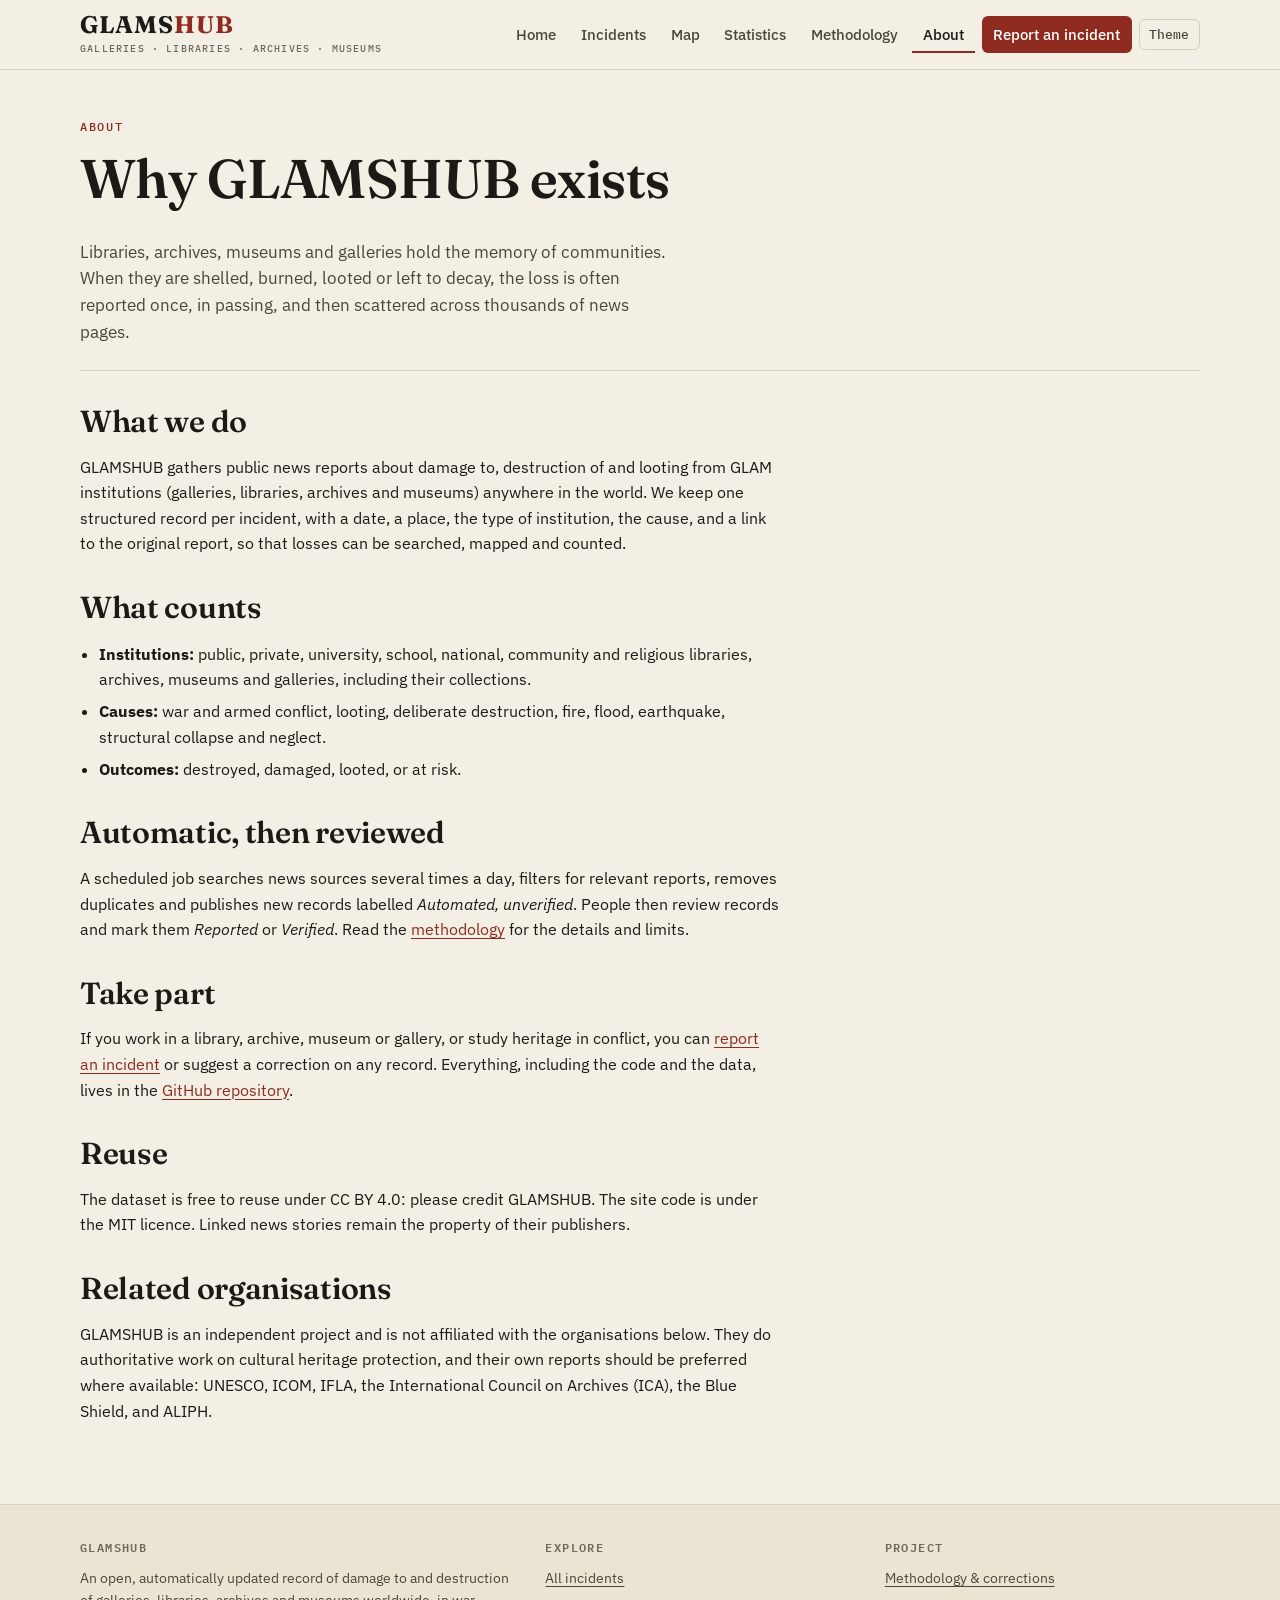
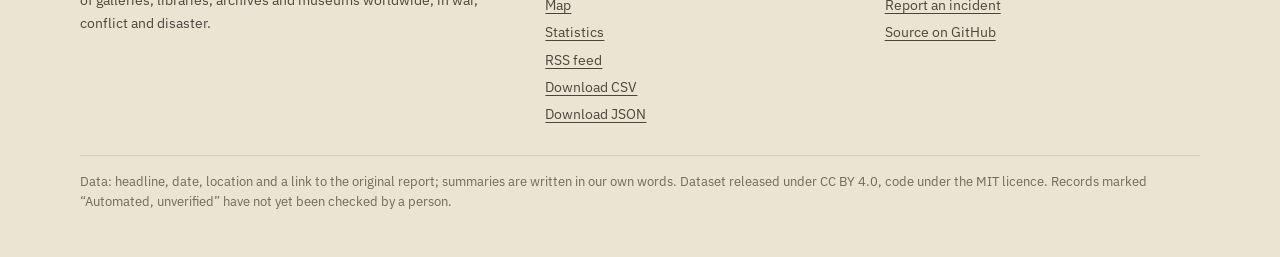
<file: about.html>
<!doctype html>
<html lang="en">
<head>
<meta charset="utf-8">
<meta name="viewport" content="width=device-width, initial-scale=1">
<title>About · GLAMSHUB</title>
<meta name="description" content="About GLAMSHUB, an open project documenting the destruction of galleries, libraries, archives and museums worldwide.">
<link rel="canonical" href="https://akhileshksy.github.io/glamshubs/about.html">
<link rel="icon" href="assets/img/favicon.svg" type="image/svg+xml">
<link rel="preconnect" href="https://fonts.googleapis.com">
<link rel="preconnect" href="https://fonts.gstatic.com" crossorigin>
<link href="https://fonts.googleapis.com/css2?family=Fraunces:ital,opsz,wght@0,9..144,500;0,9..144,700;1,9..144,500&family=IBM+Plex+Mono:wght@400;500;600&family=IBM+Plex+Sans:wght@400;500;600&display=swap" rel="stylesheet">
<link rel="stylesheet" href="assets/css/style.css">
<script>try{var t=localStorage.getItem('glamshub-theme');if(t)document.documentElement.dataset.theme=t}catch(e){}</script>
<script src="assets/js/app.js" defer></script>
</head>
<body data-page="about">
<div id="site-header"></div>
<main id="main">
  <div class="container">
    <div class="page-head">
      <span class="eyebrow">About</span>
      <h1>Why GLAMSHUB exists</h1>
      <p>Libraries, archives, museums and galleries hold the memory of communities. When they are shelled, burned, looted or left to decay, the loss is often reported once, in passing, and then scattered across thousands of news pages.</p>
    </div>
    <div class="prose" style="padding-bottom:2rem">
      <h2>What we do</h2>
      <p>GLAMSHUB gathers public news reports about damage to, destruction of and looting from GLAM institutions (galleries, libraries, archives and museums) anywhere in the world. We keep one structured record per incident, with a date, a place, the type of institution, the cause, and a link to the original report, so that losses can be searched, mapped and counted.</p>
      <h2>What counts</h2>
      <ul>
        <li><strong>Institutions:</strong> public, private, university, school, national, community and religious libraries, archives, museums and galleries, including their collections.</li>
        <li><strong>Causes:</strong> war and armed conflict, looting, deliberate destruction, fire, flood, earthquake, structural collapse and neglect.</li>
        <li><strong>Outcomes:</strong> destroyed, damaged, looted, or at risk.</li>
      </ul>
      <h2>Automatic, then reviewed</h2>
      <p>A scheduled job searches news sources several times a day, filters for relevant reports, removes duplicates and publishes new records labelled <em>Automated, unverified</em>. People then review records and mark them <em>Reported</em> or <em>Verified</em>. Read the <a href="methodology.html">methodology</a> for the details and limits.</p>
      <h2>Take part</h2>
      <p>If you work in a library, archive, museum or gallery, or study heritage in conflict, you can <a href="report.html">report an incident</a> or suggest a correction on any record. Everything, including the code and the data, lives in the <a href="https://github.com/akhileshksy/glamshubs">GitHub repository</a>.</p>
      <h2>Reuse</h2>
      <p>The dataset is free to reuse under CC BY 4.0: please credit GLAMSHUB. The site code is under the MIT licence. Linked news stories remain the property of their publishers.</p>
      <h2>Related organisations</h2>
      <p>GLAMSHUB is an independent project and is not affiliated with the organisations below. They do authoritative work on cultural heritage protection, and their own reports should be preferred where available: UNESCO, ICOM, IFLA, the International Council on Archives (ICA), the Blue Shield, and ALIPH.</p>
    </div>
  </div>
</main>
<div id="site-footer"></div>
</body>
</html>
</file>
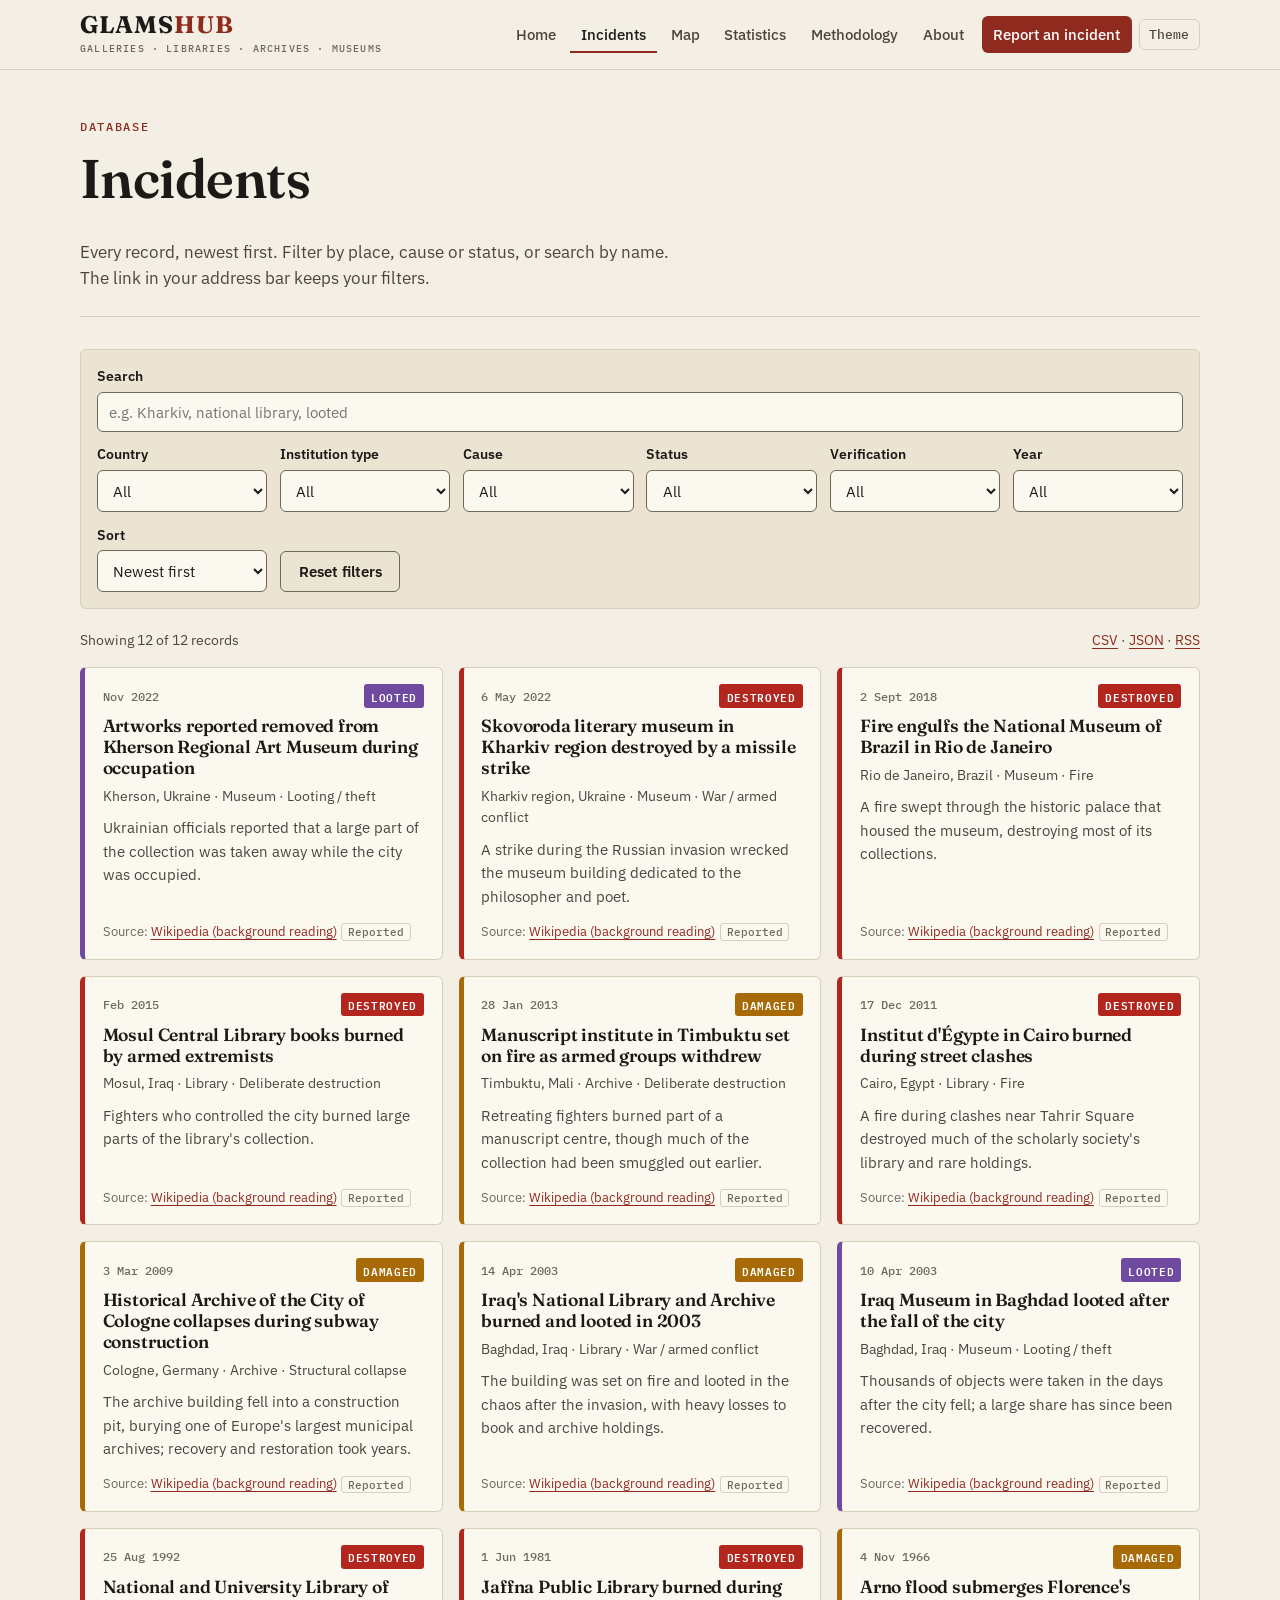
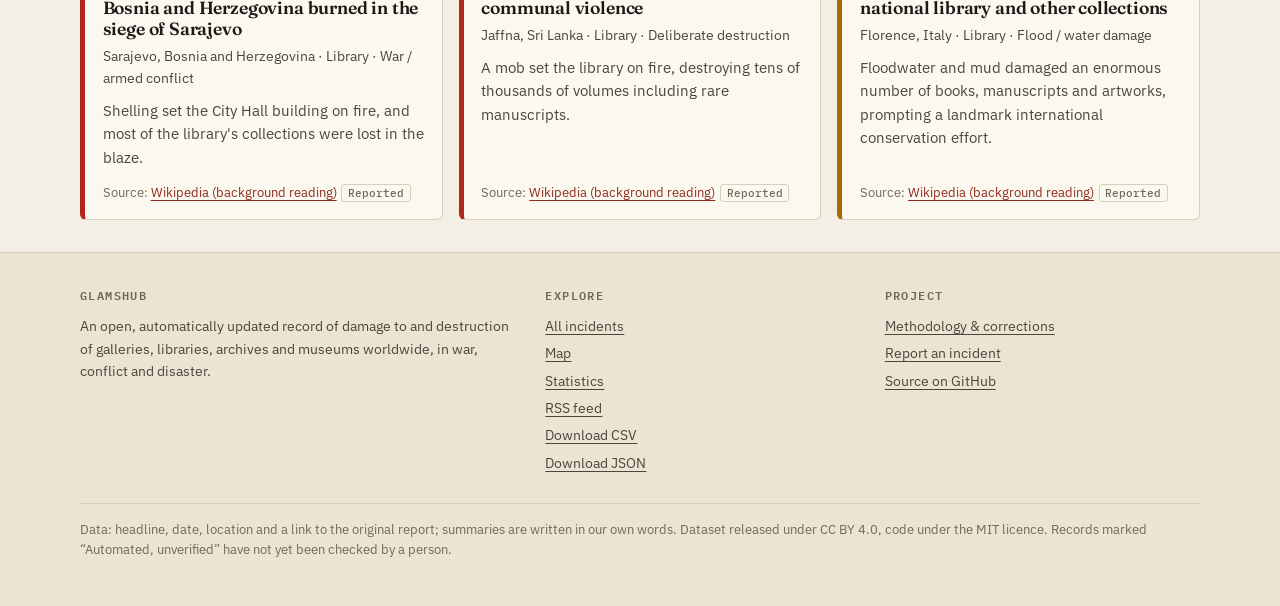
<file: incidents.html>
<!doctype html>
<html lang="en">
<head>
<meta charset="utf-8">
<meta name="viewport" content="width=device-width, initial-scale=1">
<title>Incidents · GLAMSHUB</title>
<meta name="description" content="Search and filter every recorded incident of damage to galleries, libraries, archives and museums, by country, cause, type and status.">
<link rel="canonical" href="https://akhileshksy.github.io/glamshubs/incidents.html">
<link rel="icon" href="assets/img/favicon.svg" type="image/svg+xml">
<link rel="alternate" type="application/rss+xml" title="GLAMSHUB incidents" href="feed.xml">
<link rel="preconnect" href="https://fonts.googleapis.com">
<link rel="preconnect" href="https://fonts.gstatic.com" crossorigin>
<link href="https://fonts.googleapis.com/css2?family=Fraunces:ital,opsz,wght@0,9..144,500;0,9..144,700;1,9..144,500&family=IBM+Plex+Mono:wght@400;500;600&family=IBM+Plex+Sans:wght@400;500;600&display=swap" rel="stylesheet">
<link rel="stylesheet" href="assets/css/style.css">
<script>try{var t=localStorage.getItem('glamshub-theme');if(t)document.documentElement.dataset.theme=t}catch(e){}</script>
<script src="assets/js/app.js" defer></script>
</head>
<body data-page="incidents">
<div id="site-header"></div>
<main id="main">
  <div class="container">
    <div class="page-head">
      <span class="eyebrow">Database</span>
      <h1>Incidents</h1>
      <p>Every record, newest first. Filter by place, cause or status, or search by name. The link in your address bar keeps your filters.</p>
    </div>

    <form class="filters" onsubmit="return false" aria-label="Filter incidents">
      <div class="wide"><label for="f-q">Search</label><input type="search" id="f-q" placeholder="e.g. Kharkiv, national library, looted"></div>
      <div><label for="f-country">Country</label><select id="f-country"></select></div>
      <div><label for="f-type">Institution type</label><select id="f-type"></select></div>
      <div><label for="f-cause">Cause</label><select id="f-cause"></select></div>
      <div><label for="f-status">Status</label><select id="f-status"></select></div>
      <div><label for="f-verification">Verification</label><select id="f-verification"></select></div>
      <div><label for="f-year">Year</label><select id="f-year"></select></div>
      <div><label for="f-sort">Sort</label><select id="f-sort"><option value="new">Newest first</option><option value="old">Oldest first</option></select></div>
      <div style="align-self:end"><button type="button" class="btn ghost" id="f-reset">Reset filters</button></div>
    </form>

    <div class="result-bar">
      <span id="count" aria-live="polite">Loading…</span>
      <span><a href="data/incidents.csv">CSV</a> · <a href="data/incidents.json">JSON</a> · <a href="feed.xml">RSS</a></span>
    </div>
    <div class="grid" id="results"><p class="loading">Loading incidents…</p></div>
    <div class="more" id="more" hidden><button class="btn ghost" type="button">Load more</button></div>
    <noscript><p class="note">This page needs JavaScript. Raw data: <a href="data/incidents.csv">CSV</a>, <a href="data/incidents.json">JSON</a>.</p></noscript>
  </div>
</main>
<div id="site-footer"></div>
</body>
</html>
</file>
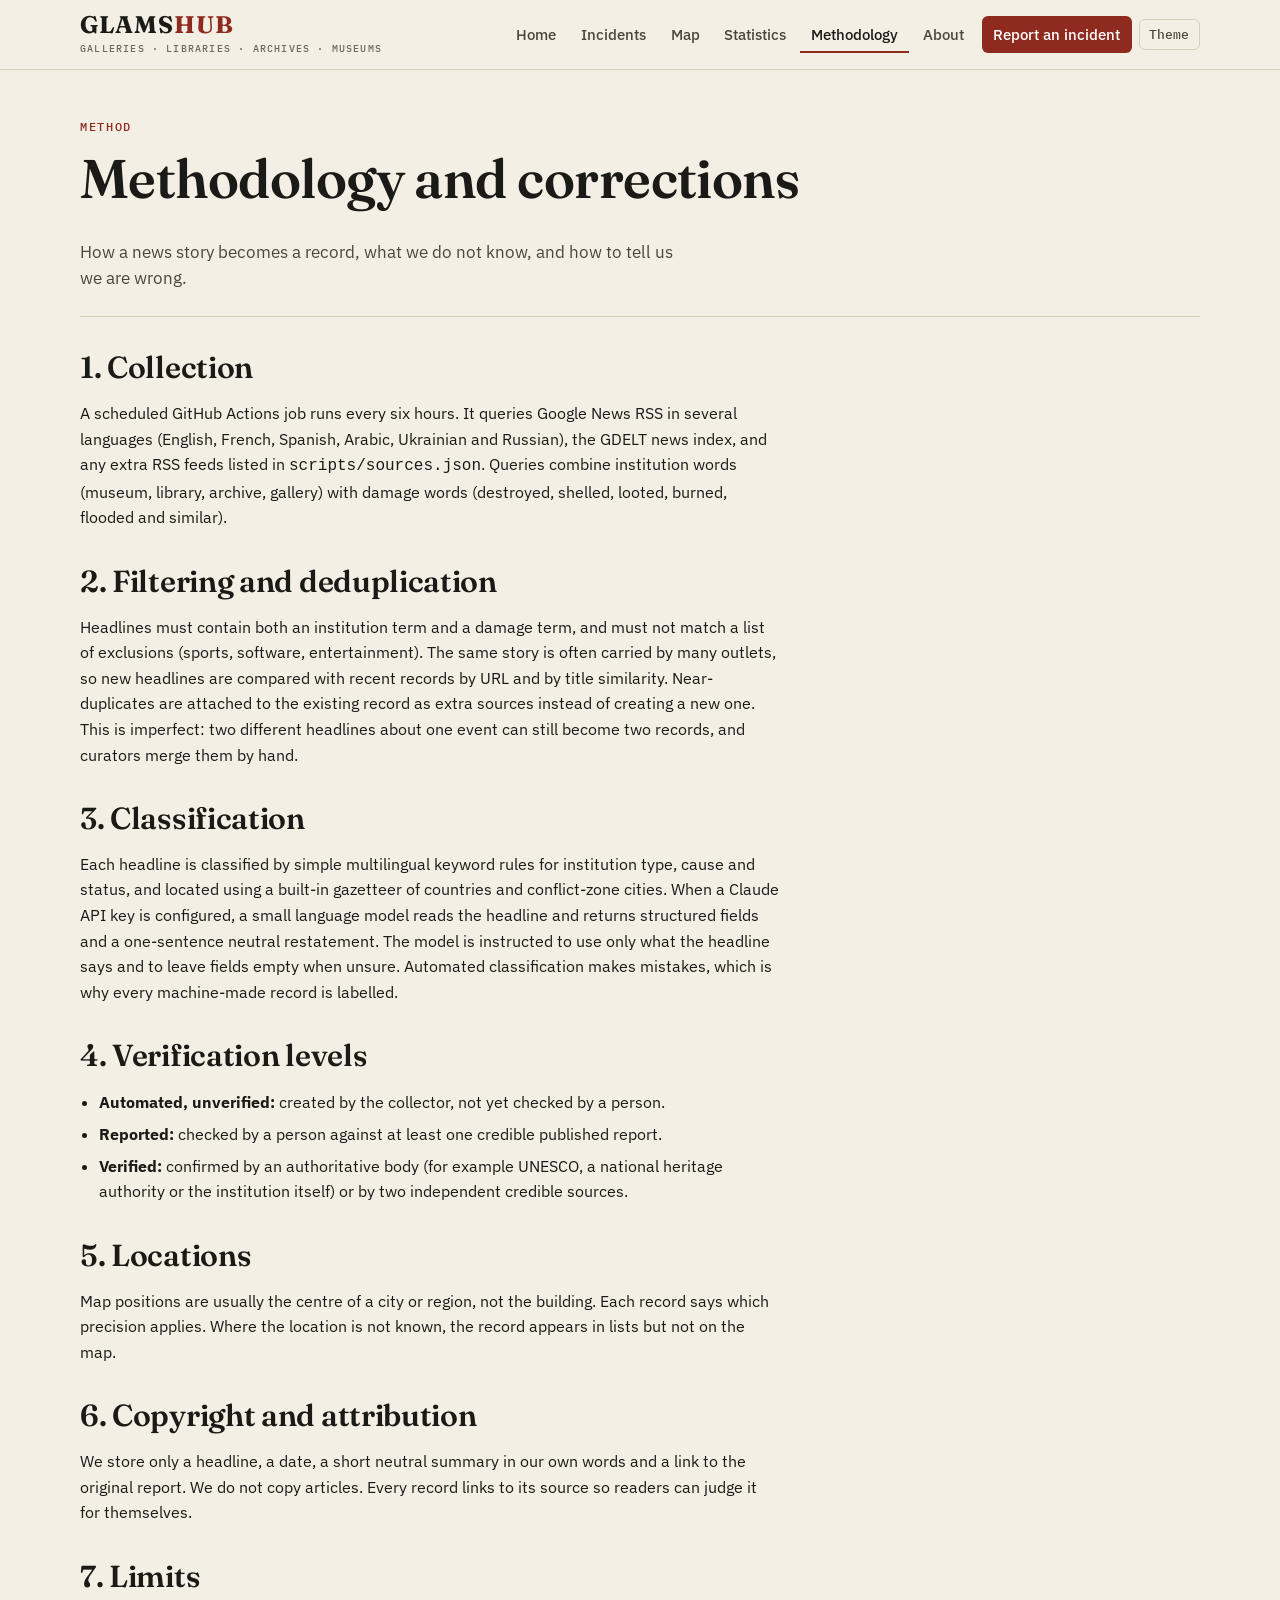
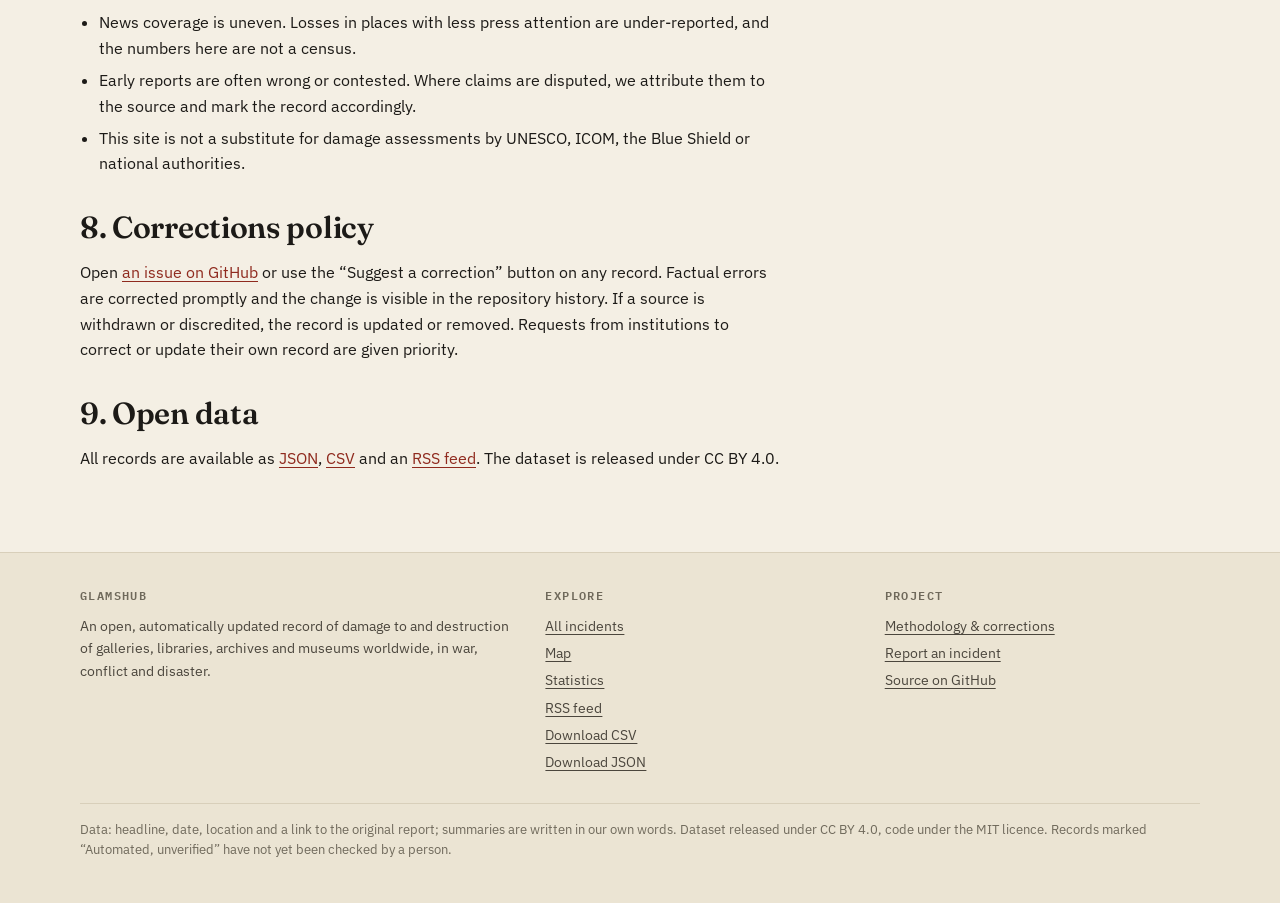
<file: methodology.html>
<!doctype html>
<html lang="en">
<head>
<meta charset="utf-8">
<meta name="viewport" content="width=device-width, initial-scale=1">
<title>Methodology and corrections · GLAMSHUB</title>
<meta name="description" content="How GLAMSHUB collects, classifies, deduplicates and verifies reports of GLAM destruction, and how to request corrections.">
<link rel="canonical" href="https://akhileshksy.github.io/glamshubs/methodology.html">
<link rel="icon" href="assets/img/favicon.svg" type="image/svg+xml">
<link rel="preconnect" href="https://fonts.googleapis.com">
<link rel="preconnect" href="https://fonts.gstatic.com" crossorigin>
<link href="https://fonts.googleapis.com/css2?family=Fraunces:ital,opsz,wght@0,9..144,500;0,9..144,700;1,9..144,500&family=IBM+Plex+Mono:wght@400;500;600&family=IBM+Plex+Sans:wght@400;500;600&display=swap" rel="stylesheet">
<link rel="stylesheet" href="assets/css/style.css">
<script>try{var t=localStorage.getItem('glamshub-theme');if(t)document.documentElement.dataset.theme=t}catch(e){}</script>
<script src="assets/js/app.js" defer></script>
</head>
<body data-page="methodology">
<div id="site-header"></div>
<main id="main">
  <div class="container">
    <div class="page-head">
      <span class="eyebrow">Method</span>
      <h1>Methodology and corrections</h1>
      <p>How a news story becomes a record, what we do not know, and how to tell us we are wrong.</p>
    </div>
    <div class="prose" style="padding-bottom:2rem">
      <h2>1. Collection</h2>
      <p>A scheduled GitHub Actions job runs every six hours. It queries Google News RSS in several languages (English, French, Spanish, Arabic, Ukrainian and Russian), the GDELT news index, and any extra RSS feeds listed in <code>scripts/sources.json</code>. Queries combine institution words (museum, library, archive, gallery) with damage words (destroyed, shelled, looted, burned, flooded and similar).</p>
      <h2>2. Filtering and deduplication</h2>
      <p>Headlines must contain both an institution term and a damage term, and must not match a list of exclusions (sports, software, entertainment). The same story is often carried by many outlets, so new headlines are compared with recent records by URL and by title similarity. Near-duplicates are attached to the existing record as extra sources instead of creating a new one. This is imperfect: two different headlines about one event can still become two records, and curators merge them by hand.</p>
      <h2>3. Classification</h2>
      <p>Each headline is classified by simple multilingual keyword rules for institution type, cause and status, and located using a built-in gazetteer of countries and conflict-zone cities. When a Claude API key is configured, a small language model reads the headline and returns structured fields and a one-sentence neutral restatement. The model is instructed to use only what the headline says and to leave fields empty when unsure. Automated classification makes mistakes, which is why every machine-made record is labelled.</p>
      <h2>4. Verification levels</h2>
      <ul>
        <li><strong>Automated, unverified:</strong> created by the collector, not yet checked by a person.</li>
        <li><strong>Reported:</strong> checked by a person against at least one credible published report.</li>
        <li><strong>Verified:</strong> confirmed by an authoritative body (for example UNESCO, a national heritage authority or the institution itself) or by two independent credible sources.</li>
      </ul>
      <h2>5. Locations</h2>
      <p>Map positions are usually the centre of a city or region, not the building. Each record says which precision applies. Where the location is not known, the record appears in lists but not on the map.</p>
      <h2>6. Copyright and attribution</h2>
      <p>We store only a headline, a date, a short neutral summary in our own words and a link to the original report. We do not copy articles. Every record links to its source so readers can judge it for themselves.</p>
      <h2>7. Limits</h2>
      <ul>
        <li>News coverage is uneven. Losses in places with less press attention are under-reported, and the numbers here are not a census.</li>
        <li>Early reports are often wrong or contested. Where claims are disputed, we attribute them to the source and mark the record accordingly.</li>
        <li>This site is not a substitute for damage assessments by UNESCO, ICOM, the Blue Shield or national authorities.</li>
      </ul>
      <h2>8. Corrections policy</h2>
      <p>Open <a href="report.html">an issue on GitHub</a> or use the “Suggest a correction” button on any record. Factual errors are corrected promptly and the change is visible in the repository history. If a source is withdrawn or discredited, the record is updated or removed. Requests from institutions to correct or update their own record are given priority.</p>
      <h2>9. Open data</h2>
      <p>All records are available as <a href="data/incidents.json">JSON</a>, <a href="data/incidents.csv">CSV</a> and an <a href="feed.xml">RSS feed</a>. The dataset is released under CC BY 4.0.</p>
    </div>
  </div>
</main>
<div id="site-footer"></div>
</body>
</html>
</file>
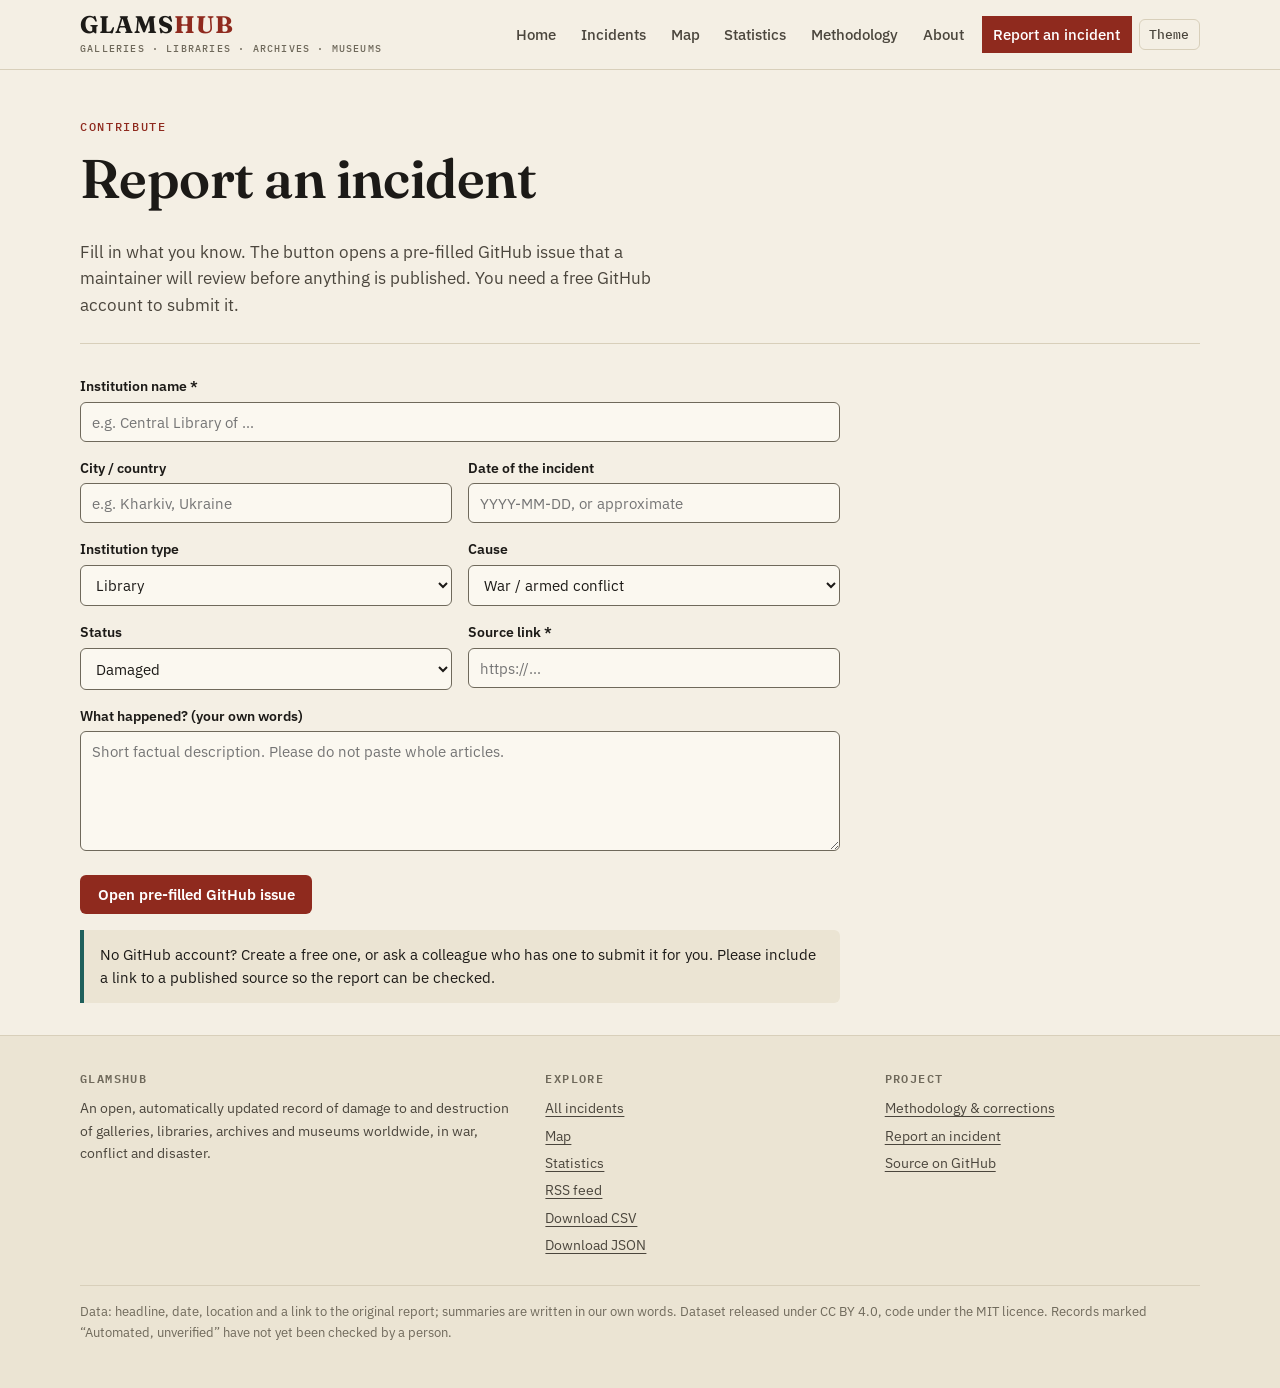
<file: report.html>
<!doctype html>
<html lang="en">
<head>
<meta charset="utf-8">
<meta name="viewport" content="width=device-width, initial-scale=1">
<title>Report an incident · GLAMSHUB</title>
<meta name="description" content="Tell GLAMSHUB about damage, destruction or looting of a gallery, library, archive or museum.">
<link rel="canonical" href="https://akhileshksy.github.io/glamshubs/report.html">
<link rel="icon" href="assets/img/favicon.svg" type="image/svg+xml">
<link rel="preconnect" href="https://fonts.googleapis.com">
<link rel="preconnect" href="https://fonts.gstatic.com" crossorigin>
<link href="https://fonts.googleapis.com/css2?family=Fraunces:ital,opsz,wght@0,9..144,500;0,9..144,700;1,9..144,500&family=IBM+Plex+Mono:wght@400;500;600&family=IBM+Plex+Sans:wght@400;500;600&display=swap" rel="stylesheet">
<link rel="stylesheet" href="assets/css/style.css">
<script>try{var t=localStorage.getItem('glamshub-theme');if(t)document.documentElement.dataset.theme=t}catch(e){}</script>
<script src="assets/js/app.js" defer></script>
</head>
<body data-page="report">
<div id="site-header"></div>
<main id="main">
  <div class="container">
    <div class="page-head">
      <span class="eyebrow">Contribute</span>
      <h1>Report an incident</h1>
      <p>Fill in what you know. The button opens a pre-filled GitHub issue that a maintainer will review before anything is published. You need a free GitHub account to submit it.</p>
    </div>
    <form id="report-form" class="form-grid">
      <div class="wide"><label for="r-institution">Institution name *</label><input type="text" id="r-institution" required placeholder="e.g. Central Library of …"></div>
      <div><label for="r-location">City / country</label><input type="text" id="r-location" placeholder="e.g. Kharkiv, Ukraine"></div>
      <div><label for="r-date">Date of the incident</label><input type="text" id="r-date" placeholder="YYYY-MM-DD, or approximate"></div>
      <div><label for="r-institution_type">Institution type</label>
        <select id="r-institution_type"><option>Library</option><option>Museum</option><option>Archive</option><option>Gallery</option><option>Multiple / GLAM</option><option>Other</option></select></div>
      <div><label for="r-cause">Cause</label>
        <select id="r-cause"><option>War / armed conflict</option><option>Looting / theft</option><option>Deliberate destruction</option><option>Fire</option><option>Flood / water damage</option><option>Earthquake</option><option>Structural collapse</option><option>Neglect / decay</option><option>Other / unknown</option></select></div>
      <div><label for="r-status">Status</label>
        <select id="r-status"><option>Damaged</option><option>Destroyed</option><option>Looted</option><option>At risk</option></select></div>
      <div><label for="r-source">Source link *</label><input type="url" id="r-source" required placeholder="https://…"></div>
      <div class="wide"><label for="r-details">What happened? (your own words)</label><textarea id="r-details" placeholder="Short factual description. Please do not paste whole articles."></textarea></div>
      <div class="wide"><button class="btn" type="submit">Open pre-filled GitHub issue</button></div>
      <div class="wide note">No GitHub account? Create a free one, or ask a colleague who has one to submit it for you. Please include a link to a published source so the report can be checked.</div>
    </form>
  </div>
</main>
<div id="site-footer"></div>
</body>
</html>
</file>
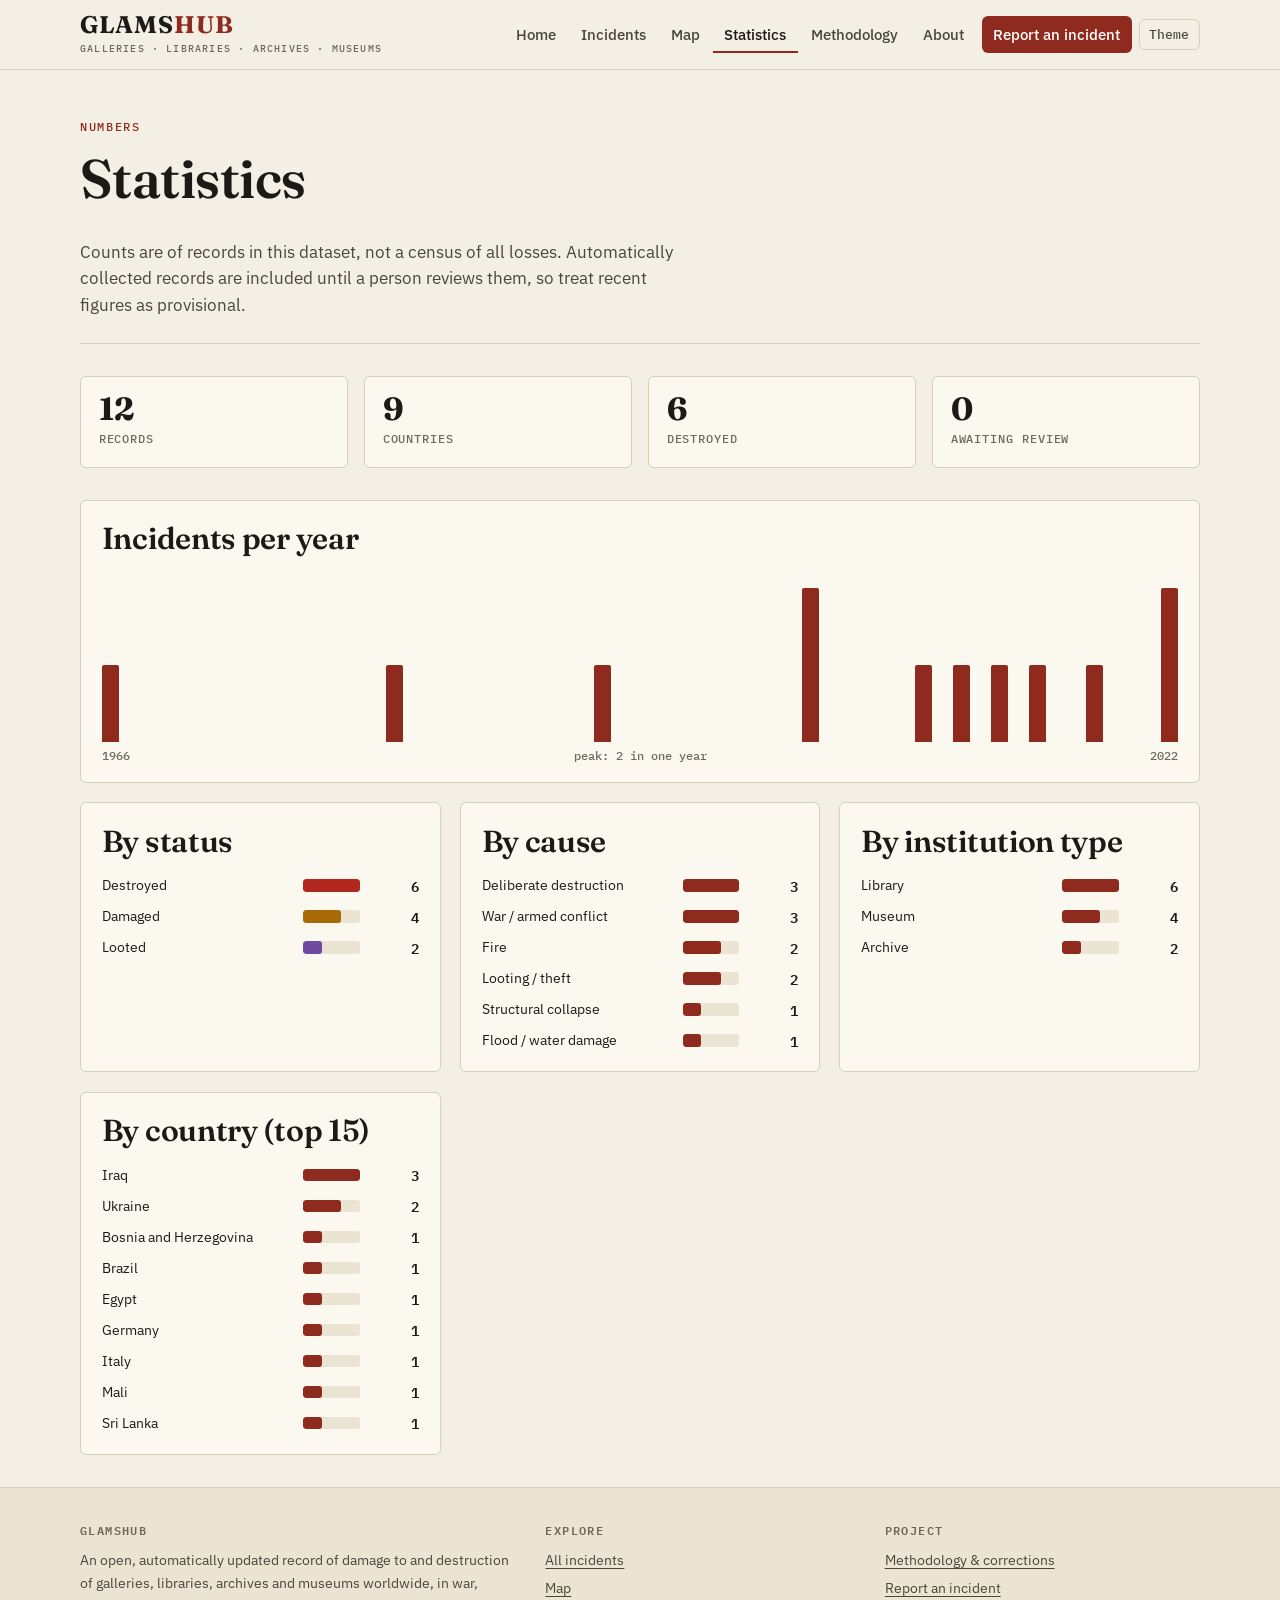
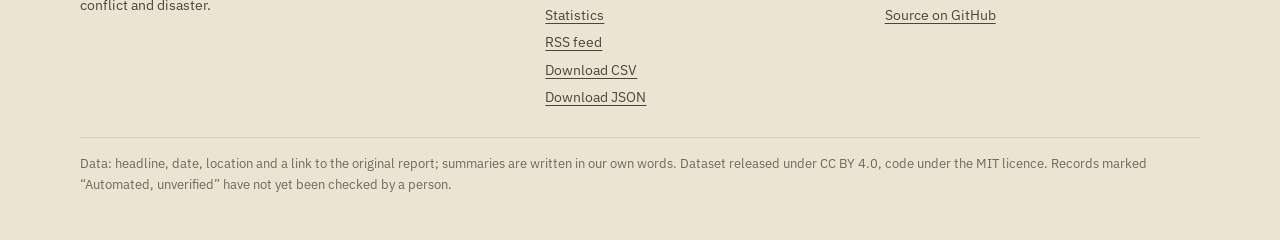
<file: stats.html>
<!doctype html>
<html lang="en">
<head>
<meta charset="utf-8">
<meta name="viewport" content="width=device-width, initial-scale=1">
<title>Statistics · GLAMSHUB</title>
<meta name="description" content="Counts of recorded GLAM incidents by year, country, cause, institution type and status.">
<link rel="canonical" href="https://akhileshksy.github.io/glamshubs/stats.html">
<link rel="icon" href="assets/img/favicon.svg" type="image/svg+xml">
<link rel="preconnect" href="https://fonts.googleapis.com">
<link rel="preconnect" href="https://fonts.gstatic.com" crossorigin>
<link href="https://fonts.googleapis.com/css2?family=Fraunces:ital,opsz,wght@0,9..144,500;0,9..144,700;1,9..144,500&family=IBM+Plex+Mono:wght@400;500;600&family=IBM+Plex+Sans:wght@400;500;600&display=swap" rel="stylesheet">
<link rel="stylesheet" href="assets/css/style.css">
<script>try{var t=localStorage.getItem('glamshub-theme');if(t)document.documentElement.dataset.theme=t}catch(e){}</script>
<script src="assets/js/app.js" defer></script>
</head>
<body data-page="stats">
<div id="site-header"></div>
<main id="main">
  <div class="container">
    <div class="page-head">
      <span class="eyebrow">Numbers</span>
      <h1>Statistics</h1>
      <p>Counts are of records in this dataset, not a census of all losses. Automatically collected records are included until a person reviews them, so treat recent figures as provisional.</p>
    </div>
    <div class="stat-tiles">
      <div class="tile"><b id="s-total">…</b><span>Records</span></div>
      <div class="tile"><b id="s-countries">…</b><span>Countries</span></div>
      <div class="tile"><b id="s-destroyed">…</b><span>Destroyed</span></div>
      <div class="tile"><b id="s-auto">…</b><span>Awaiting review</span></div>
    </div>
    <div class="panel" style="margin-bottom:1.2rem"><h2>Incidents per year</h2><div id="by-year"><p class="loading">Loading…</p></div></div>
    <div class="panels">
      <div class="panel"><h2>By status</h2><div id="by-status"></div></div>
      <div class="panel"><h2>By cause</h2><div id="by-cause"></div></div>
      <div class="panel"><h2>By institution type</h2><div id="by-type"></div></div>
      <div class="panel"><h2>By country (top 15)</h2><div id="by-country"></div></div>
    </div>
  </div>
</main>
<div id="site-footer"></div>
</body>
</html>
</file>
<file: assets/css/style.css>
/* GLAMSHUB — archival / editorial styling. No build step required. */
:root {
  --paper: #f4efe4; --paper-2: #ebe4d3; --card: #fbf8f0;
  --ink: #1c1a17; --ink-2: #4b463d; --ink-3: #6f695b; --line: #d8cfba;
  --accent: #8f2a1e; --accent-ink: #ffffff; --teal: #1f5f5b;
  --destroyed: #b3261e; --damaged: #a86a06; --looted: #6f4aa0; --atrisk: #1f6f6b;
  --serif: "Fraunces", Georgia, "Times New Roman", serif;
  --sans: "IBM Plex Sans", system-ui, -apple-system, "Segoe UI", sans-serif;
  --mono: "IBM Plex Mono", ui-monospace, Menlo, Consolas, monospace;
  --r: 6px; --w: 1120px;
}
:root[data-theme="dark"] {
  --paper: #15130f; --paper-2: #1d1a15; --card: #1e1b16;
  --ink: #efe9dc; --ink-2: #c9c2b2; --ink-3: #9a9280; --line: #38332a;
  --accent: #e0705f; --accent-ink: #15130f; --teal: #5fb8b1;
  --destroyed: #ef7b70; --damaged: #e0a23b; --looted: #b794e0; --atrisk: #5fc0b8;
}
@media (prefers-color-scheme: dark) {
  :root:not([data-theme="light"]) {
    --paper: #15130f; --paper-2: #1d1a15; --card: #1e1b16;
    --ink: #efe9dc; --ink-2: #c9c2b2; --ink-3: #9a9280; --line: #38332a;
    --accent: #e0705f; --accent-ink: #15130f; --teal: #5fb8b1;
    --destroyed: #ef7b70; --damaged: #e0a23b; --looted: #b794e0; --atrisk: #5fc0b8;
  }
}

*, *::before, *::after { box-sizing: border-box; }
html { -webkit-text-size-adjust: 100%; scroll-behavior: smooth; }
body {
  margin: 0; background: var(--paper); color: var(--ink);
  font: 400 16px/1.6 var(--sans); min-height: 100vh;
  display: flex; flex-direction: column;
}
main { flex: 1; }
img, svg { max-width: 100%; }
a { color: var(--accent); text-underline-offset: 3px; }
a:hover { text-decoration-thickness: 2px; }
:focus-visible { outline: 3px solid var(--teal); outline-offset: 2px; border-radius: 2px; }
h1, h2, h3, h4 { font-family: var(--serif); font-weight: 600; line-height: 1.2; margin: 0 0 .5em; letter-spacing: -.01em; }
h1 { font-size: clamp(2rem, 5vw, 3.4rem); }
h2 { font-size: clamp(1.4rem, 3vw, 1.9rem); }
h3 { font-size: 1.15rem; }
p { margin: 0 0 1em; }
.container { width: min(var(--w), 100% - 2rem); margin-inline: auto; }
.visually-hidden { position: absolute !important; width: 1px; height: 1px; overflow: hidden; clip: rect(0 0 0 0); white-space: nowrap; }
.skip { position: absolute; left: -999px; top: 0; background: var(--ink); color: var(--paper); padding: .5rem 1rem; z-index: 1000; }
.skip:focus { left: 0; }
.mono { font-family: var(--mono); }
.muted { color: var(--ink-3); }
.eyebrow { font: 500 .75rem/1 var(--mono); letter-spacing: .14em; text-transform: uppercase; color: var(--accent); margin-bottom: .8rem; display: block; }

/* Header */
.site-header { border-bottom: 1px solid var(--line); background: var(--paper); position: sticky; top: 0; z-index: 500; }
.header-row { display: flex; flex-wrap: wrap; align-items: center; justify-content: space-between; gap: .5rem 1.5rem; padding: .8rem 0; }
.brand { text-decoration: none; color: var(--ink); display: flex; flex-direction: column; line-height: 1; }
.brand b { font: 700 1.5rem/1 var(--serif); letter-spacing: .04em; }
.brand b span { color: var(--accent); }
.brand small { font: 500 .62rem/1.4 var(--mono); letter-spacing: .12em; text-transform: uppercase; color: var(--ink-3); margin-top: .35rem; }
.nav { display: flex; flex-wrap: wrap; align-items: center; gap: .15rem; }
.nav a { color: var(--ink-2); text-decoration: none; padding: .4rem .7rem; border-radius: var(--r); font-size: .93rem; font-weight: 500; }
.nav a:hover { background: var(--paper-2); color: var(--ink); }
.nav a[aria-current="page"] { color: var(--ink); box-shadow: inset 0 -2px 0 var(--accent); border-radius: 0; }
.nav a.cta { background: var(--accent); color: var(--accent-ink); margin-left: .3rem; }
.nav a.cta:hover { filter: brightness(1.1); }
.theme-btn { background: none; border: 1px solid var(--line); color: var(--ink-2); border-radius: var(--r); padding: .35rem .6rem; cursor: pointer; font: 500 .8rem var(--mono); margin-left: .3rem; }
.theme-btn:hover { background: var(--paper-2); }

/* Hero */
.hero { padding: clamp(2.5rem, 7vw, 5rem) 0 clamp(2rem, 5vw, 3.5rem); border-bottom: 1px solid var(--line);
  background: repeating-linear-gradient(0deg, transparent 0 31px, color-mix(in srgb, var(--line) 55%, transparent) 31px 32px); }
.hero-grid { display: grid; gap: 2.5rem; grid-template-columns: 1.4fr 1fr; align-items: end; }
.hero h1 { max-width: 14ch; }
.hero h1 em { color: var(--accent); font-style: italic; }
.hero p.lead { font-size: 1.15rem; color: var(--ink-2); max-width: 52ch; }
.search-row { display: flex; gap: .5rem; max-width: 520px; margin-top: 1.5rem; }
.ledger { background: var(--card); border: 1px solid var(--line); border-radius: var(--r); padding: 1.1rem 1.25rem; font-family: var(--mono); font-size: .85rem; box-shadow: 4px 4px 0 var(--line); }
.ledger h2 { font: 600 .7rem var(--mono); letter-spacing: .14em; text-transform: uppercase; color: var(--ink-3); margin-bottom: .8rem; }
.ledger dl { margin: 0; display: grid; grid-template-columns: 1fr auto; gap: .45rem 1rem; }
.ledger dt { color: var(--ink-2); }
.ledger dd { margin: 0; font-weight: 600; text-align: right; }
.ledger dd.big { font: 700 1.5rem/1 var(--serif); }

/* Sections */
.section { padding: clamp(2rem, 5vw, 3.5rem) 0; }
.section + .section { border-top: 1px solid var(--line); }
.section-head { display: flex; flex-wrap: wrap; align-items: baseline; justify-content: space-between; gap: .5rem 1rem; margin-bottom: 1.4rem; }
.section-head h2 { margin: 0; }
.two-col { display: grid; gap: 2rem; grid-template-columns: 1.6fr 1fr; }

/* Cards */
.grid { display: grid; gap: 1rem; grid-template-columns: repeat(auto-fill, minmax(300px, 1fr)); }
.card { background: var(--card); border: 1px solid var(--line); border-left: 5px solid var(--ink-3); border-radius: var(--r); padding: 1rem 1.1rem; display: flex; flex-direction: column; gap: .35rem; }
.card.status-destroyed { border-left-color: var(--destroyed); }
.card.status-damaged { border-left-color: var(--damaged); }
.card.status-looted { border-left-color: var(--looted); }
.card.status-at-risk { border-left-color: var(--atrisk); }
.card-top { display: flex; justify-content: space-between; align-items: center; gap: .5rem; font: 500 .75rem var(--mono); color: var(--ink-3); }
.card h3 { margin: .1rem 0; font-size: 1.1rem; }
.card h3 a { color: var(--ink); text-decoration: none; }
.card h3 a:hover { color: var(--accent); text-decoration: underline; }
.card .meta { font-size: .85rem; color: var(--ink-2); margin: 0; }
.card .summary { font-size: .92rem; margin: .2rem 0 0; color: var(--ink-2); }
.card .source { font-size: .8rem; color: var(--ink-3); margin: auto 0 0; padding-top: .5rem; }
.badge { font: 600 .68rem var(--mono); letter-spacing: .06em; text-transform: uppercase; padding: .15rem .45rem; border-radius: 3px; color: #fff; background: var(--ink-3); white-space: nowrap; }
.badge.st-destroyed { background: var(--destroyed); }
.badge.st-damaged { background: var(--damaged); }
.badge.st-looted { background: var(--looted); }
.badge.st-at-risk { background: var(--atrisk); }
:root[data-theme="dark"] .badge { color: #15130f; }
@media (prefers-color-scheme: dark) { :root:not([data-theme="light"]) .badge { color: #15130f; } }
.ver { font: 500 .68rem var(--mono); border: 1px solid var(--line); border-radius: 3px; padding: .05rem .35rem; margin-left: .3rem; }
.ver.v-verified { color: var(--teal); border-color: var(--teal); }
.ver.v-auto { color: var(--damaged); border-color: var(--damaged); }

/* Controls */
.btn, button.btn { display: inline-block; background: var(--accent); color: var(--accent-ink); border: 0; border-radius: var(--r); padding: .6rem 1.1rem; font: 600 .95rem var(--sans); cursor: pointer; text-decoration: none; }
.btn:hover { filter: brightness(1.1); }
.btn.ghost { background: transparent; color: var(--ink); border: 1px solid var(--ink-3); }
.btn.ghost:hover { background: var(--paper-2); filter: none; }
input[type="search"], input[type="text"], input[type="url"], input[type="date"], select, textarea {
  width: 100%; font: 400 .95rem var(--sans); color: var(--ink); background: var(--card);
  border: 1px solid var(--ink-3); border-radius: var(--r); padding: .55rem .7rem;
}
textarea { min-height: 120px; resize: vertical; }
label { display: block; font-weight: 600; font-size: .85rem; margin-bottom: .25rem; }
.filters { display: grid; gap: .8rem; grid-template-columns: repeat(auto-fit, minmax(160px, 1fr)); background: var(--paper-2); border: 1px solid var(--line); border-radius: var(--r); padding: 1rem; margin-bottom: 1.2rem; }
.filters .wide { grid-column: 1 / -1; }
.result-bar { display: flex; flex-wrap: wrap; justify-content: space-between; align-items: center; gap: .5rem; margin-bottom: 1rem; font-size: .9rem; color: var(--ink-2); }
.more { text-align: center; margin: 1.5rem 0 0; }
.empty, .loading { padding: 2rem; text-align: center; color: var(--ink-3); border: 1px dashed var(--line); border-radius: var(--r); }

/* Map */
.map { height: 420px; border: 1px solid var(--line); border-radius: var(--r); background: var(--paper-2); z-index: 1; }
.map.tall { height: calc(100vh - 330px); min-height: 420px; }
.legend { display: flex; flex-wrap: wrap; gap: .4rem 1.1rem; font-size: .82rem; color: var(--ink-2); margin: .8rem 0 0; }
.legend i { display: inline-block; width: .8rem; height: .8rem; border-radius: 50%; margin-right: .35rem; vertical-align: -1px; }
.leaflet-popup-content { font: 400 .88rem/1.4 var(--sans); }
.leaflet-popup-content a { color: #8f2a1e; font-weight: 600; }

/* Bars / stats */
.stat-tiles { display: grid; gap: 1rem; grid-template-columns: repeat(auto-fit, minmax(170px, 1fr)); margin-bottom: 2rem; }
.tile { background: var(--card); border: 1px solid var(--line); border-radius: var(--r); padding: 1rem 1.1rem; }
.tile b { display: block; font: 700 2rem/1 var(--serif); }
.tile span { font: 500 .72rem var(--mono); letter-spacing: .08em; text-transform: uppercase; color: var(--ink-3); }
.bars { list-style: none; margin: 0; padding: 0; display: grid; gap: .5rem; }
.bars li { display: grid; grid-template-columns: minmax(110px, 190px) 1fr 3rem; gap: .7rem; align-items: center; font-size: .88rem; }
.bars .track { background: var(--paper-2); border-radius: 3px; height: .8rem; overflow: hidden; }
.bars .fill { display: block; height: 100%; background: var(--accent); border-radius: 3px; }
.bars .num { font: 600 .85rem var(--mono); text-align: right; }
.panel { background: var(--card); border: 1px solid var(--line); border-radius: var(--r); padding: 1.2rem 1.3rem; }
.panels { display: grid; gap: 1.2rem; grid-template-columns: repeat(auto-fit, minmax(340px, 1fr)); }
.years { display: flex; align-items: flex-end; gap: 2px; height: 170px; padding-top: 1rem; }
.years .col { flex: 1; min-width: 3px; background: var(--accent); border-radius: 2px 2px 0 0; position: relative; }
.years .col:hover { filter: brightness(1.25); }
.year-axis { display: flex; justify-content: space-between; font: 500 .72rem var(--mono); color: var(--ink-3); margin-top: .4rem; }

/* Detail & prose */
.prose { max-width: 70ch; }
.prose h2 { margin-top: 2rem; }
.prose ul, .prose ol { padding-left: 1.2rem; }
.prose li { margin-bottom: .4rem; }
.page-head { padding: clamp(2rem, 5vw, 3.2rem) 0 1.5rem; border-bottom: 1px solid var(--line); margin-bottom: 2rem; }
.page-head p { color: var(--ink-2); max-width: 60ch; margin: 0; font-size: 1.05rem; }
.detail { display: grid; gap: 2rem; grid-template-columns: 1.3fr 1fr; align-items: start; }
.facts { display: grid; grid-template-columns: auto 1fr; gap: .5rem 1.2rem; margin: 1.2rem 0; font-size: .95rem; }
.facts dt { font: 600 .72rem var(--mono); letter-spacing: .08em; text-transform: uppercase; color: var(--ink-3); padding-top: .2rem; }
.facts dd { margin: 0; }
.form-grid { display: grid; gap: 1rem; grid-template-columns: 1fr 1fr; max-width: 760px; }
.form-grid .wide { grid-column: 1 / -1; }
.note { background: var(--paper-2); border-left: 4px solid var(--teal); padding: .8rem 1rem; border-radius: 0 var(--r) var(--r) 0; font-size: .92rem; }

/* Footer */
.site-footer { border-top: 1px solid var(--line); background: var(--paper-2); padding: 2rem 0; margin-top: 2rem; font-size: .88rem; color: var(--ink-2); }
.footer-grid { display: grid; gap: 1.5rem; grid-template-columns: 1.4fr 1fr 1fr; }
.site-footer h2 { font: 600 .72rem var(--mono); letter-spacing: .12em; text-transform: uppercase; color: var(--ink-3); margin-bottom: .6rem; }
.site-footer ul { list-style: none; margin: 0; padding: 0; }
.site-footer li { margin-bottom: .3rem; }
.site-footer a { color: var(--ink-2); }
.fine { margin-top: 1.5rem; padding-top: 1rem; border-top: 1px solid var(--line); font-size: .8rem; color: var(--ink-3); }

@media (max-width: 820px) {
  .hero-grid, .two-col, .detail, .footer-grid { grid-template-columns: 1fr; }
  .form-grid { grid-template-columns: 1fr; }
  .bars li { grid-template-columns: 100px 1fr 2.5rem; }
  .site-header { position: static; }
}
@media (prefers-reduced-motion: reduce) { html { scroll-behavior: auto; } }
@media print { .site-header, .site-footer, .filters, .nav, .theme-btn, .map { display: none !important; } body { background: #fff; color: #000; } }
</file>
